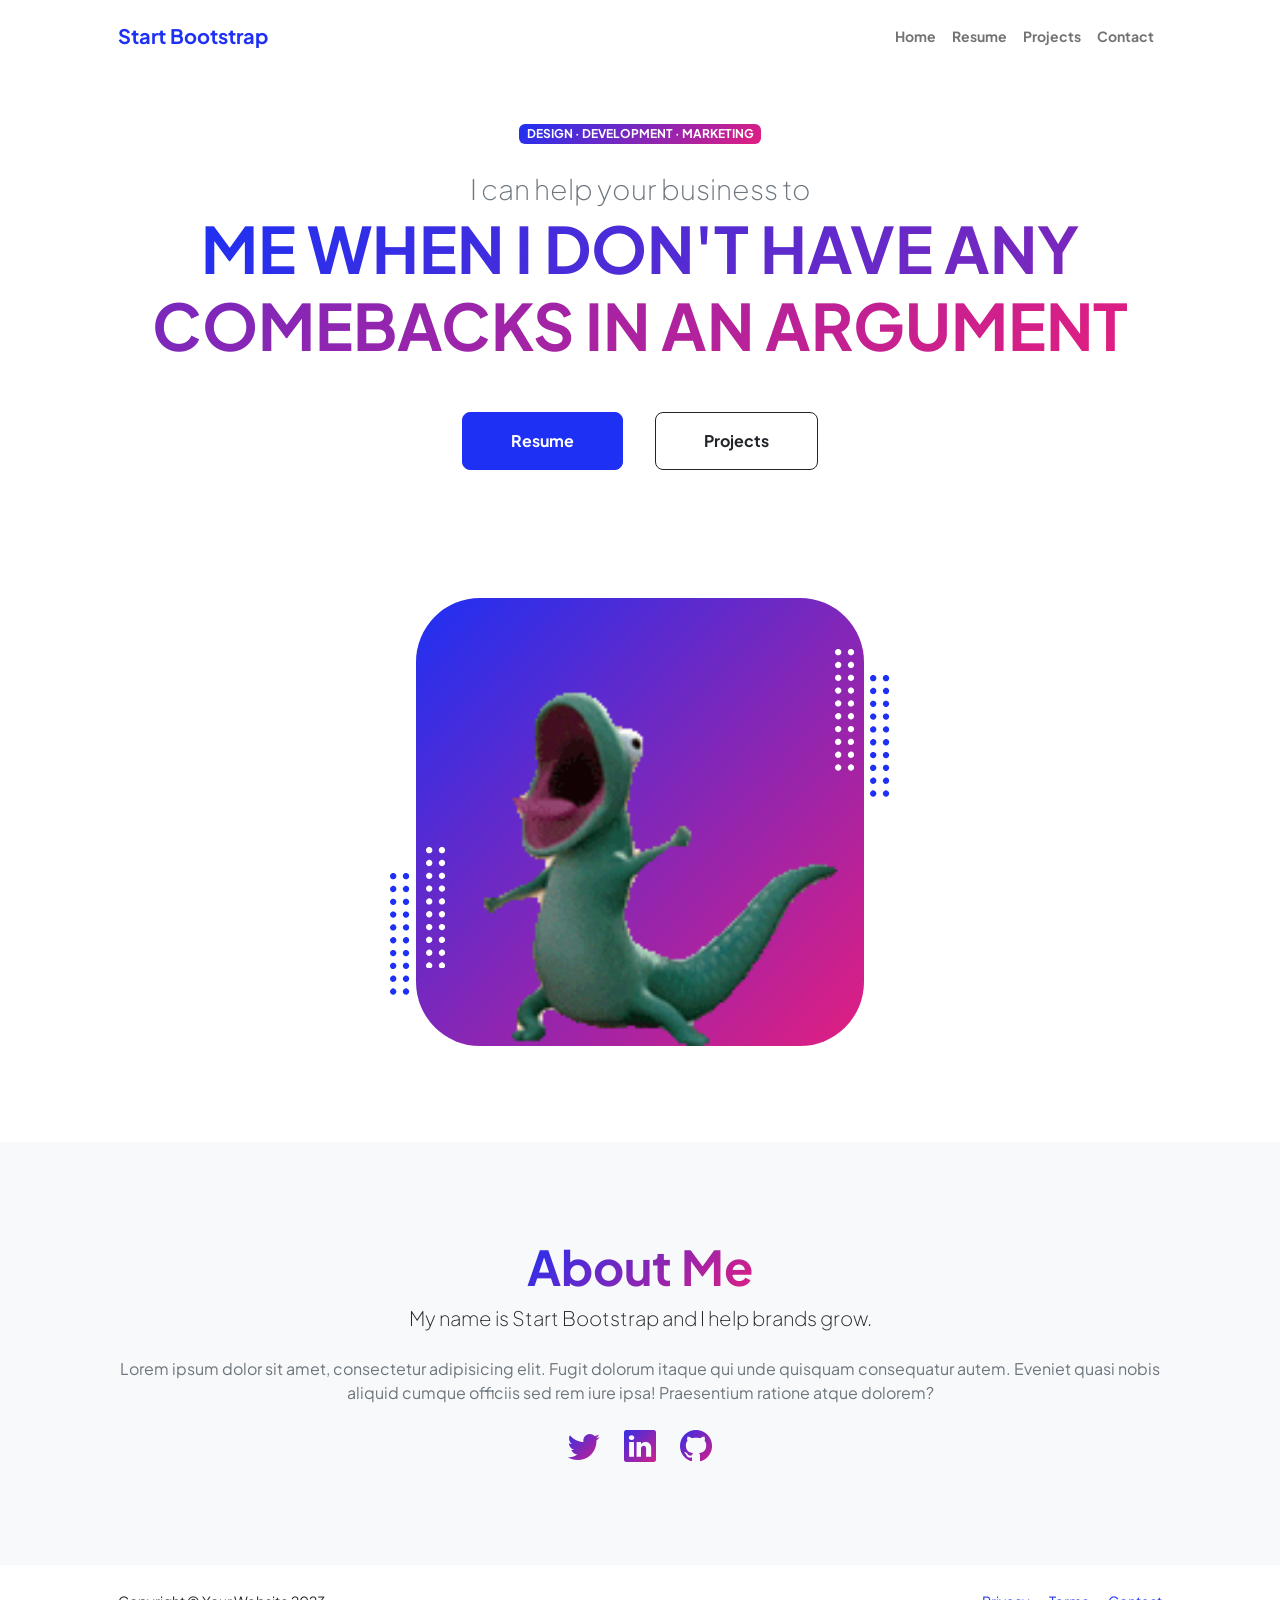
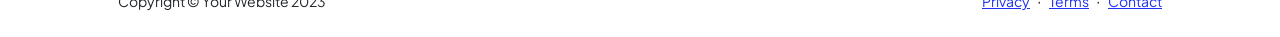
<file: index.html>
﻿<!DOCTYPE html>
<html lang="en">
    <head>
        <meta charset="utf-8" />
        <meta name="viewport" content="width=device-width, initial-scale=1, shrink-to-fit=no" />
        <meta name="description" content="" />
        <meta name="author" content="" />
        <title>Personal - Start Bootstrap Theme</title>
        <!-- Favicon-->
        <link rel="icon" type="image/x-icon" href="assets/favicon.ico" />
        <!-- Custom Google font-->
        <link rel="preconnect" href="https://fonts.googleapis.com" />
        <link rel="preconnect" href="https://fonts.gstatic.com" crossorigin />
        <link href="https://fonts.googleapis.com/css2?family=Plus+Jakarta+Sans:wght@100;200;300;400;500;600;700;800;900&amp;display=swap" rel="stylesheet" />
        <!-- Bootstrap icons-->
        <link href="https://cdn.jsdelivr.net/npm/bootstrap-icons@1.8.1/font/bootstrap-icons.css" rel="stylesheet" />
        <!-- Core theme CSS (includes Bootstrap)-->
        <link href="css/styles.css" rel="stylesheet" />
    </head>
    <body class="d-flex flex-column h-100">
        <main class="flex-shrink-0">
            <!-- Navigation-->
            <nav class="navbar navbar-expand-lg navbar-light bg-white py-3">
                <div class="container px-5">
                    <a class="navbar-brand" href="index.html"><span class="fw-bolder text-primary">Start Bootstrap</span></a>
                    <button class="navbar-toggler" type="button" data-bs-toggle="collapse" data-bs-target="#navbarSupportedContent" aria-controls="navbarSupportedContent" aria-expanded="false" aria-label="Toggle navigation"><span class="navbar-toggler-icon"></span></button>
                    <div class="collapse navbar-collapse" id="navbarSupportedContent">
                        <ul class="navbar-nav ms-auto mb-2 mb-lg-0 small fw-bolder">
                            <li class="nav-item"><a class="nav-link" href="index.html">Home</a></li>
                            <li class="nav-item"><a class="nav-link" href="resume.html">Resume</a></li>
                            <li class="nav-item"><a class="nav-link" href="projects.html">Projects</a></li>
                            <li class="nav-item"><a class="nav-link" href="contact.html">Contact</a></li>
                        </ul>
                    </div>
                </div>
            </nav>
            <!-- Header-->
            <header class="py-5">
                <div class="container px-5 pb-5">
                    <div class="row gx-5 align-items-center">
                        <div class="col-xxl-5">
                            <!-- Header text content-->
                            <div class="text-center text-xxl-start">
                                <div class="badge bg-gradient-primary-to-secondary text-white mb-4"><div class="text-uppercase">Design &middot; Development &middot; Marketing</div></div>
                                <div class="fs-3 fw-light text-muted">I can help your business to</div>
                                <h1 class="display-3 fw-bolder mb-5"><span class="text-gradient d-inline">ME WHEN I DON'T HAVE ANY COMEBACKS IN AN ARGUMENT</span></h1>
                                <div class="d-grid gap-3 d-sm-flex justify-content-sm-center justify-content-xxl-start mb-3">
                                    <a class="btn btn-primary btn-lg px-5 py-3 me-sm-3 fs-6 fw-bolder" href="resume.html">Resume</a>
                                    <a class="btn btn-outline-dark btn-lg px-5 py-3 fs-6 fw-bolder" href="projects.html">Projects</a>
                                </div>
                            </div>
                        </div>
                        <div class="col-xxl-7">
                            <!-- Header profile picture-->
                            <div class="d-flex justify-content-center mt-5 mt-xxl-0">
                                <div class="profile bg-gradient-primary-to-secondary">
                                    <!-- TIP: For best results, use a photo with a transparent background like the demo example below-->
                                    <!-- Watch a tutorial on how to do this on YouTube (link)-->
                                    <img class="profile-img" src="assets/profile.gif" alt="..." />
                                    <div class="dots-1">
                                        <!-- SVG Dots-->
                                        <svg version="1.1" xmlns="http://www.w3.org/2000/svg" xmlns:xlink="http://www.w3.org/1999/xlink" x="0px" y="0px" viewBox="0 0 191.6 1215.4" style="enable-background: new 0 0 191.6 1215.4" xml:space="preserve">
                                            <g transform="translate(0.000000,1280.000000) scale(0.100000,-0.100000)">
                                                <path d="M227.7,12788.6c-105-35-200-141-222-248c-43-206,163-412,369-369c155,32,275,190,260,339c-11,105-90,213-190,262        C383.7,12801.6,289.7,12808.6,227.7,12788.6z"></path>
                                                <path d="M1507.7,12788.6c-151-50-253-216-222-362c25-119,136-230,254-255c194-41,395,142,375,339c-11,105-90,213-190,262        C1663.7,12801.6,1569.7,12808.6,1507.7,12788.6z"></path>
                                                <path d="M227.7,11508.6c-105-35-200-141-222-248c-43-206,163-412,369-369c155,32,275,190,260,339c-11,105-90,213-190,262        C383.7,11521.6,289.7,11528.6,227.7,11508.6z"></path>
                                                <path d="M1507.7,11508.6c-151-50-253-216-222-362c25-119,136-230,254-255c194-41,395,142,375,339c-11,105-90,213-190,262        C1663.7,11521.6,1569.7,11528.6,1507.7,11508.6z"></path>
                                                <path d="M227.7,10228.6c-105-35-200-141-222-248c-43-206,163-412,369-369c155,32,275,190,260,339c-11,105-90,213-190,262        C383.7,10241.6,289.7,10248.6,227.7,10228.6z"></path>
                                                <path d="M1507.7,10228.6c-105-35-200-141-222-248c-43-206,163-412,369-369c155,32,275,190,260,339c-11,105-90,213-190,262        C1663.7,10241.6,1569.7,10248.6,1507.7,10228.6z"></path>
                                                <path d="M227.7,8948.6c-105-35-200-141-222-248c-43-206,163-412,369-369c155,32,275,190,260,339c-11,105-90,213-190,262        C383.7,8961.6,289.7,8968.6,227.7,8948.6z"></path>
                                                <path d="M1507.7,8948.6c-105-35-200-141-222-248c-43-206,163-412,369-369c155,32,275,190,260,339c-11,105-90,213-190,262        C1663.7,8961.6,1569.7,8968.6,1507.7,8948.6z"></path>
                                                <path d="M227.7,7668.6c-105-35-200-141-222-248c-43-206,163-412,369-369c155,32,275,190,260,339c-11,105-90,213-190,262        C383.7,7681.6,289.7,7688.6,227.7,7668.6z"></path>
                                                <path d="M1507.7,7668.6c-105-35-200-141-222-248c-43-206,163-412,369-369c155,32,275,190,260,339c-11,105-90,213-190,262        C1663.7,7681.6,1569.7,7688.6,1507.7,7668.6z"></path>
                                                <path d="M227.7,6388.6c-105-35-200-141-222-248c-43-206,163-412,369-369c155,32,275,190,260,339c-11,105-90,213-190,262        C383.7,6401.6,289.7,6408.6,227.7,6388.6z"></path>
                                                <path d="M1507.7,6388.6c-105-35-200-141-222-248c-43-206,163-412,369-369c155,32,275,190,260,339c-11,105-90,213-190,262        C1663.7,6401.6,1569.7,6408.6,1507.7,6388.6z"></path>
                                                <path d="M227.7,5108.6c-105-35-200-141-222-248c-43-206,163-412,369-369c155,32,275,190,260,339c-11,105-90,213-190,262        C383.7,5121.6,289.7,5128.6,227.7,5108.6z"></path>
                                                <path d="M1507.7,5108.6c-105-35-200-141-222-248c-43-206,163-412,369-369c155,32,275,190,260,339c-11,105-90,213-190,262        C1663.7,5121.6,1569.7,5128.6,1507.7,5108.6z"></path>
                                                <path d="M227.7,3828.6c-105-35-200-141-222-248c-43-206,163-412,369-369c155,32,275,190,260,339c-11,105-90,213-190,262        C383.7,3841.6,289.7,3848.6,227.7,3828.6z"></path>
                                                <path d="M1507.7,3828.6c-105-35-200-141-222-248c-43-206,163-412,369-369c155,32,275,190,260,339c-11,105-90,213-190,262        C1663.7,3841.6,1569.7,3848.6,1507.7,3828.6z"></path>
                                                <path d="M227.7,2548.6c-105-35-200-141-222-248c-43-206,163-412,369-369c155,32,275,190,260,339c-11,105-90,213-190,262        C383.7,2561.6,289.7,2568.6,227.7,2548.6z"></path>
                                                <path d="M1507.7,2548.6c-105-35-200-141-222-248c-43-206,163-412,369-369c155,32,275,190,260,339c-11,105-90,213-190,262        C1663.7,2561.6,1569.7,2568.6,1507.7,2548.6z"></path>
                                                <path d="M227.7,1268.6c-105-35-200-141-222-248c-43-206,163-412,369-369c155,32,275,190,260,339c-11,105-90,213-190,262        C383.7,1281.6,289.7,1288.6,227.7,1268.6z"></path>
                                                <path d="M1507.7,1268.6c-105-35-200-141-222-248c-43-206,163-412,369-369c155,32,275,190,260,339c-11,105-90,213-190,262        C1663.7,1281.6,1569.7,1288.6,1507.7,1268.6z"></path>
                                            </g>
                                        </svg>
                                        <!-- END of SVG dots-->
                                    </div>
                                    <div class="dots-2">
                                        <!-- SVG Dots-->
                                        <svg version="1.1" xmlns="http://www.w3.org/2000/svg" xmlns:xlink="http://www.w3.org/1999/xlink" x="0px" y="0px" viewBox="0 0 191.6 1215.4" style="enable-background: new 0 0 191.6 1215.4" xml:space="preserve">
                                            <g transform="translate(0.000000,1280.000000) scale(0.100000,-0.100000)">
                                                <path d="M227.7,12788.6c-105-35-200-141-222-248c-43-206,163-412,369-369c155,32,275,190,260,339c-11,105-90,213-190,262        C383.7,12801.6,289.7,12808.6,227.7,12788.6z"></path>
                                                <path d="M1507.7,12788.6c-151-50-253-216-222-362c25-119,136-230,254-255c194-41,395,142,375,339c-11,105-90,213-190,262        C1663.7,12801.6,1569.7,12808.6,1507.7,12788.6z"></path>
                                                <path d="M227.7,11508.6c-105-35-200-141-222-248c-43-206,163-412,369-369c155,32,275,190,260,339c-11,105-90,213-190,262        C383.7,11521.6,289.7,11528.6,227.7,11508.6z"></path>
                                                <path d="M1507.7,11508.6c-151-50-253-216-222-362c25-119,136-230,254-255c194-41,395,142,375,339c-11,105-90,213-190,262        C1663.7,11521.6,1569.7,11528.6,1507.7,11508.6z"></path>
                                                <path d="M227.7,10228.6c-105-35-200-141-222-248c-43-206,163-412,369-369c155,32,275,190,260,339c-11,105-90,213-190,262        C383.7,10241.6,289.7,10248.6,227.7,10228.6z"></path>
                                                <path d="M1507.7,10228.6c-105-35-200-141-222-248c-43-206,163-412,369-369c155,32,275,190,260,339c-11,105-90,213-190,262        C1663.7,10241.6,1569.7,10248.6,1507.7,10228.6z"></path>
                                                <path d="M227.7,8948.6c-105-35-200-141-222-248c-43-206,163-412,369-369c155,32,275,190,260,339c-11,105-90,213-190,262        C383.7,8961.6,289.7,8968.6,227.7,8948.6z"></path>
                                                <path d="M1507.7,8948.6c-105-35-200-141-222-248c-43-206,163-412,369-369c155,32,275,190,260,339c-11,105-90,213-190,262        C1663.7,8961.6,1569.7,8968.6,1507.7,8948.6z"></path>
                                                <path d="M227.7,7668.6c-105-35-200-141-222-248c-43-206,163-412,369-369c155,32,275,190,260,339c-11,105-90,213-190,262        C383.7,7681.6,289.7,7688.6,227.7,7668.6z"></path>
                                                <path d="M1507.7,7668.6c-105-35-200-141-222-248c-43-206,163-412,369-369c155,32,275,190,260,339c-11,105-90,213-190,262        C1663.7,7681.6,1569.7,7688.6,1507.7,7668.6z"></path>
                                                <path d="M227.7,6388.6c-105-35-200-141-222-248c-43-206,163-412,369-369c155,32,275,190,260,339c-11,105-90,213-190,262        C383.7,6401.6,289.7,6408.6,227.7,6388.6z"></path>
                                                <path d="M1507.7,6388.6c-105-35-200-141-222-248c-43-206,163-412,369-369c155,32,275,190,260,339c-11,105-90,213-190,262        C1663.7,6401.6,1569.7,6408.6,1507.7,6388.6z"></path>
                                                <path d="M227.7,5108.6c-105-35-200-141-222-248c-43-206,163-412,369-369c155,32,275,190,260,339c-11,105-90,213-190,262        C383.7,5121.6,289.7,5128.6,227.7,5108.6z"></path>
                                                <path d="M1507.7,5108.6c-105-35-200-141-222-248c-43-206,163-412,369-369c155,32,275,190,260,339c-11,105-90,213-190,262        C1663.7,5121.6,1569.7,5128.6,1507.7,5108.6z"></path>
                                                <path d="M227.7,3828.6c-105-35-200-141-222-248c-43-206,163-412,369-369c155,32,275,190,260,339c-11,105-90,213-190,262        C383.7,3841.6,289.7,3848.6,227.7,3828.6z"></path>
                                                <path d="M1507.7,3828.6c-105-35-200-141-222-248c-43-206,163-412,369-369c155,32,275,190,260,339c-11,105-90,213-190,262        C1663.7,3841.6,1569.7,3848.6,1507.7,3828.6z"></path>
                                                <path d="M227.7,2548.6c-105-35-200-141-222-248c-43-206,163-412,369-369c155,32,275,190,260,339c-11,105-90,213-190,262        C383.7,2561.6,289.7,2568.6,227.7,2548.6z"></path>
                                                <path d="M1507.7,2548.6c-105-35-200-141-222-248c-43-206,163-412,369-369c155,32,275,190,260,339c-11,105-90,213-190,262        C1663.7,2561.6,1569.7,2568.6,1507.7,2548.6z"></path>
                                                <path d="M227.7,1268.6c-105-35-200-141-222-248c-43-206,163-412,369-369c155,32,275,190,260,339c-11,105-90,213-190,262        C383.7,1281.6,289.7,1288.6,227.7,1268.6z"></path>
                                                <path d="M1507.7,1268.6c-105-35-200-141-222-248c-43-206,163-412,369-369c155,32,275,190,260,339c-11,105-90,213-190,262        C1663.7,1281.6,1569.7,1288.6,1507.7,1268.6z"></path>
                                            </g>
                                        </svg>
                                        <!-- END of SVG dots-->
                                    </div>
                                    <div class="dots-3">
                                        <!-- SVG Dots-->
                                        <svg version="1.1" xmlns="http://www.w3.org/2000/svg" xmlns:xlink="http://www.w3.org/1999/xlink" x="0px" y="0px" viewBox="0 0 191.6 1215.4" style="enable-background: new 0 0 191.6 1215.4" xml:space="preserve">
                                            <g transform="translate(0.000000,1280.000000) scale(0.100000,-0.100000)">
                                                <path d="M227.7,12788.6c-105-35-200-141-222-248c-43-206,163-412,369-369c155,32,275,190,260,339c-11,105-90,213-190,262        C383.7,12801.6,289.7,12808.6,227.7,12788.6z"></path>
                                                <path d="M1507.7,12788.6c-151-50-253-216-222-362c25-119,136-230,254-255c194-41,395,142,375,339c-11,105-90,213-190,262        C1663.7,12801.6,1569.7,12808.6,1507.7,12788.6z"></path>
                                                <path d="M227.7,11508.6c-105-35-200-141-222-248c-43-206,163-412,369-369c155,32,275,190,260,339c-11,105-90,213-190,262        C383.7,11521.6,289.7,11528.6,227.7,11508.6z"></path>
                                                <path d="M1507.7,11508.6c-151-50-253-216-222-362c25-119,136-230,254-255c194-41,395,142,375,339c-11,105-90,213-190,262        C1663.7,11521.6,1569.7,11528.6,1507.7,11508.6z"></path>
                                                <path d="M227.7,10228.6c-105-35-200-141-222-248c-43-206,163-412,369-369c155,32,275,190,260,339c-11,105-90,213-190,262        C383.7,10241.6,289.7,10248.6,227.7,10228.6z"></path>
                                                <path d="M1507.7,10228.6c-105-35-200-141-222-248c-43-206,163-412,369-369c155,32,275,190,260,339c-11,105-90,213-190,262        C1663.7,10241.6,1569.7,10248.6,1507.7,10228.6z"></path>
                                                <path d="M227.7,8948.6c-105-35-200-141-222-248c-43-206,163-412,369-369c155,32,275,190,260,339c-11,105-90,213-190,262        C383.7,8961.6,289.7,8968.6,227.7,8948.6z"></path>
                                                <path d="M1507.7,8948.6c-105-35-200-141-222-248c-43-206,163-412,369-369c155,32,275,190,260,339c-11,105-90,213-190,262        C1663.7,8961.6,1569.7,8968.6,1507.7,8948.6z"></path>
                                                <path d="M227.7,7668.6c-105-35-200-141-222-248c-43-206,163-412,369-369c155,32,275,190,260,339c-11,105-90,213-190,262        C383.7,7681.6,289.7,7688.6,227.7,7668.6z"></path>
                                                <path d="M1507.7,7668.6c-105-35-200-141-222-248c-43-206,163-412,369-369c155,32,275,190,260,339c-11,105-90,213-190,262        C1663.7,7681.6,1569.7,7688.6,1507.7,7668.6z"></path>
                                                <path d="M227.7,6388.6c-105-35-200-141-222-248c-43-206,163-412,369-369c155,32,275,190,260,339c-11,105-90,213-190,262        C383.7,6401.6,289.7,6408.6,227.7,6388.6z"></path>
                                                <path d="M1507.7,6388.6c-105-35-200-141-222-248c-43-206,163-412,369-369c155,32,275,190,260,339c-11,105-90,213-190,262        C1663.7,6401.6,1569.7,6408.6,1507.7,6388.6z"></path>
                                                <path d="M227.7,5108.6c-105-35-200-141-222-248c-43-206,163-412,369-369c155,32,275,190,260,339c-11,105-90,213-190,262        C383.7,5121.6,289.7,5128.6,227.7,5108.6z"></path>
                                                <path d="M1507.7,5108.6c-105-35-200-141-222-248c-43-206,163-412,369-369c155,32,275,190,260,339c-11,105-90,213-190,262        C1663.7,5121.6,1569.7,5128.6,1507.7,5108.6z"></path>
                                                <path d="M227.7,3828.6c-105-35-200-141-222-248c-43-206,163-412,369-369c155,32,275,190,260,339c-11,105-90,213-190,262        C383.7,3841.6,289.7,3848.6,227.7,3828.6z"></path>
                                                <path d="M1507.7,3828.6c-105-35-200-141-222-248c-43-206,163-412,369-369c155,32,275,190,260,339c-11,105-90,213-190,262        C1663.7,3841.6,1569.7,3848.6,1507.7,3828.6z"></path>
                                                <path d="M227.7,2548.6c-105-35-200-141-222-248c-43-206,163-412,369-369c155,32,275,190,260,339c-11,105-90,213-190,262        C383.7,2561.6,289.7,2568.6,227.7,2548.6z"></path>
                                                <path d="M1507.7,2548.6c-105-35-200-141-222-248c-43-206,163-412,369-369c155,32,275,190,260,339c-11,105-90,213-190,262        C1663.7,2561.6,1569.7,2568.6,1507.7,2548.6z"></path>
                                                <path d="M227.7,1268.6c-105-35-200-141-222-248c-43-206,163-412,369-369c155,32,275,190,260,339c-11,105-90,213-190,262        C383.7,1281.6,289.7,1288.6,227.7,1268.6z"></path>
                                                <path d="M1507.7,1268.6c-105-35-200-141-222-248c-43-206,163-412,369-369c155,32,275,190,260,339c-11,105-90,213-190,262        C1663.7,1281.6,1569.7,1288.6,1507.7,1268.6z"></path>
                                            </g>
                                        </svg>
                                        <!-- END of SVG dots-->
                                    </div>
                                    <div class="dots-4">
                                        <!-- SVG Dots-->
                                        <svg version="1.1" xmlns="http://www.w3.org/2000/svg" xmlns:xlink="http://www.w3.org/1999/xlink" x="0px" y="0px" viewBox="0 0 191.6 1215.4" style="enable-background: new 0 0 191.6 1215.4" xml:space="preserve">
                                            <g transform="translate(0.000000,1280.000000) scale(0.100000,-0.100000)">
                                                <path d="M227.7,12788.6c-105-35-200-141-222-248c-43-206,163-412,369-369c155,32,275,190,260,339c-11,105-90,213-190,262        C383.7,12801.6,289.7,12808.6,227.7,12788.6z"></path>
                                                <path d="M1507.7,12788.6c-151-50-253-216-222-362c25-119,136-230,254-255c194-41,395,142,375,339c-11,105-90,213-190,262        C1663.7,12801.6,1569.7,12808.6,1507.7,12788.6z"></path>
                                                <path d="M227.7,11508.6c-105-35-200-141-222-248c-43-206,163-412,369-369c155,32,275,190,260,339c-11,105-90,213-190,262        C383.7,11521.6,289.7,11528.6,227.7,11508.6z"></path>
                                                <path d="M1507.7,11508.6c-151-50-253-216-222-362c25-119,136-230,254-255c194-41,395,142,375,339c-11,105-90,213-190,262        C1663.7,11521.6,1569.7,11528.6,1507.7,11508.6z"></path>
                                                <path d="M227.7,10228.6c-105-35-200-141-222-248c-43-206,163-412,369-369c155,32,275,190,260,339c-11,105-90,213-190,262        C383.7,10241.6,289.7,10248.6,227.7,10228.6z"></path>
                                                <path d="M1507.7,10228.6c-105-35-200-141-222-248c-43-206,163-412,369-369c155,32,275,190,260,339c-11,105-90,213-190,262        C1663.7,10241.6,1569.7,10248.6,1507.7,10228.6z"></path>
                                                <path d="M227.7,8948.6c-105-35-200-141-222-248c-43-206,163-412,369-369c155,32,275,190,260,339c-11,105-90,213-190,262        C383.7,8961.6,289.7,8968.6,227.7,8948.6z"></path>
                                                <path d="M1507.7,8948.6c-105-35-200-141-222-248c-43-206,163-412,369-369c155,32,275,190,260,339c-11,105-90,213-190,262        C1663.7,8961.6,1569.7,8968.6,1507.7,8948.6z"></path>
                                                <path d="M227.7,7668.6c-105-35-200-141-222-248c-43-206,163-412,369-369c155,32,275,190,260,339c-11,105-90,213-190,262        C383.7,7681.6,289.7,7688.6,227.7,7668.6z"></path>
                                                <path d="M1507.7,7668.6c-105-35-200-141-222-248c-43-206,163-412,369-369c155,32,275,190,260,339c-11,105-90,213-190,262        C1663.7,7681.6,1569.7,7688.6,1507.7,7668.6z"></path>
                                                <path d="M227.7,6388.6c-105-35-200-141-222-248c-43-206,163-412,369-369c155,32,275,190,260,339c-11,105-90,213-190,262        C383.7,6401.6,289.7,6408.6,227.7,6388.6z"></path>
                                                <path d="M1507.7,6388.6c-105-35-200-141-222-248c-43-206,163-412,369-369c155,32,275,190,260,339c-11,105-90,213-190,262        C1663.7,6401.6,1569.7,6408.6,1507.7,6388.6z"></path>
                                                <path d="M227.7,5108.6c-105-35-200-141-222-248c-43-206,163-412,369-369c155,32,275,190,260,339c-11,105-90,213-190,262        C383.7,5121.6,289.7,5128.6,227.7,5108.6z"></path>
                                                <path d="M1507.7,5108.6c-105-35-200-141-222-248c-43-206,163-412,369-369c155,32,275,190,260,339c-11,105-90,213-190,262        C1663.7,5121.6,1569.7,5128.6,1507.7,5108.6z"></path>
                                                <path d="M227.7,3828.6c-105-35-200-141-222-248c-43-206,163-412,369-369c155,32,275,190,260,339c-11,105-90,213-190,262        C383.7,3841.6,289.7,3848.6,227.7,3828.6z"></path>
                                                <path d="M1507.7,3828.6c-105-35-200-141-222-248c-43-206,163-412,369-369c155,32,275,190,260,339c-11,105-90,213-190,262        C1663.7,3841.6,1569.7,3848.6,1507.7,3828.6z"></path>
                                                <path d="M227.7,2548.6c-105-35-200-141-222-248c-43-206,163-412,369-369c155,32,275,190,260,339c-11,105-90,213-190,262        C383.7,2561.6,289.7,2568.6,227.7,2548.6z"></path>
                                                <path d="M1507.7,2548.6c-105-35-200-141-222-248c-43-206,163-412,369-369c155,32,275,190,260,339c-11,105-90,213-190,262        C1663.7,2561.6,1569.7,2568.6,1507.7,2548.6z"></path>
                                                <path d="M227.7,1268.6c-105-35-200-141-222-248c-43-206,163-412,369-369c155,32,275,190,260,339c-11,105-90,213-190,262        C383.7,1281.6,289.7,1288.6,227.7,1268.6z"></path>
                                                <path d="M1507.7,1268.6c-105-35-200-141-222-248c-43-206,163-412,369-369c155,32,275,190,260,339c-11,105-90,213-190,262        C1663.7,1281.6,1569.7,1288.6,1507.7,1268.6z"></path>
                                            </g>
                                        </svg>
                                        <!-- END of SVG dots-->
                                    </div>
                                </div>
                            </div>
                        </div>
                    </div>
                </div>
            </header>
            <!-- About Section-->
            <section class="bg-light py-5">
                <div class="container px-5">
                    <div class="row gx-5 justify-content-center">
                        <div class="col-xxl-8">
                            <div class="text-center my-5">
                                <h2 class="display-5 fw-bolder"><span class="text-gradient d-inline">About Me</span></h2>
                                <p class="lead fw-light mb-4">My name is Start Bootstrap and I help brands grow.</p>
                                <p class="text-muted">Lorem ipsum dolor sit amet, consectetur adipisicing elit. Fugit dolorum itaque qui unde quisquam consequatur autem. Eveniet quasi nobis aliquid cumque officiis sed rem iure ipsa! Praesentium ratione atque dolorem?</p>
                                <div class="d-flex justify-content-center fs-2 gap-4">
                                    <a class="text-gradient" href="#!"><i class="bi bi-twitter"></i></a>
                                    <a class="text-gradient" href="#!"><i class="bi bi-linkedin"></i></a>
                                    <a class="text-gradient" href="#!"><i class="bi bi-github"></i></a>
                                </div>
                            </div>
                        </div>
                    </div>
                </div>
            </section>
        </main>
        <!-- Footer-->
        <footer class="bg-white py-4 mt-auto">
            <div class="container px-5">
                <div class="row align-items-center justify-content-between flex-column flex-sm-row">
                    <div class="col-auto"><div class="small m-0">Copyright &copy; Your Website 2023</div></div>
                    <div class="col-auto">
                        <a class="small" href="#!">Privacy</a>
                        <span class="mx-1">&middot;</span>
                        <a class="small" href="#!">Terms</a>
                        <span class="mx-1">&middot;</span>
                        <a class="small" href="#!">Contact</a>
                    </div>
                </div>
            </div>
        </footer>
        <!-- Bootstrap core JS-->
        <script src="https://cdn.jsdelivr.net/npm/bootstrap@5.2.3/dist/js/bootstrap.bundle.min.js"></script>
        <!-- Core theme JS-->
        <script src="js/scripts.js"></script>
    </body>
</html>
</file>
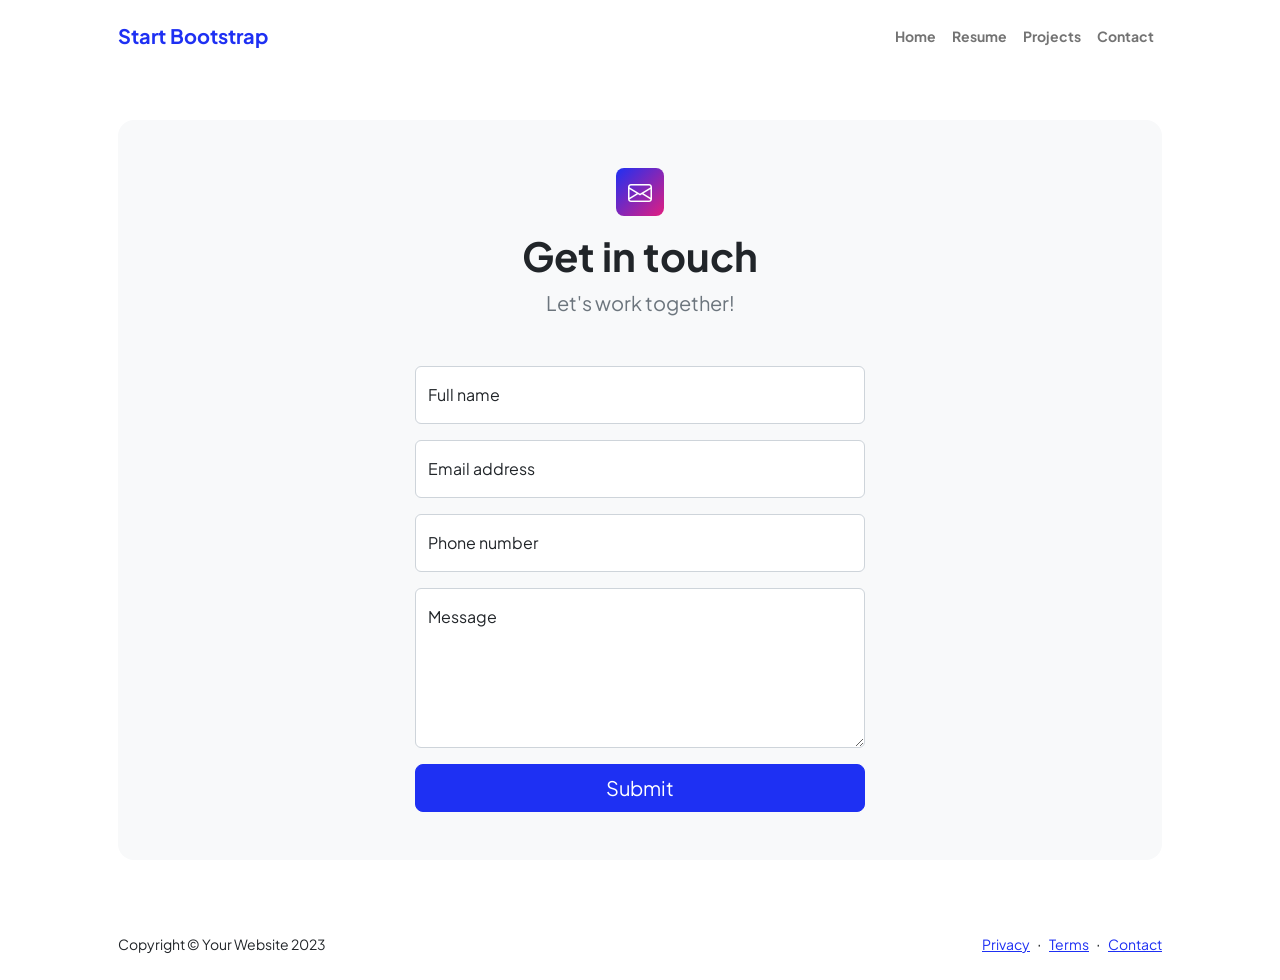
<file: contact.html>
<!DOCTYPE html>
<html lang="en">
    <head>
        <meta charset="utf-8" />
        <meta name="viewport" content="width=device-width, initial-scale=1, shrink-to-fit=no" />
        <meta name="description" content />
        <meta name="author" content />
        <title>Modern Business - Start Bootstrap Template</title>
        <!-- Favicon-->
        <link rel="icon" type="image/x-icon" href="assets/favicon.ico" />
        <!-- Custom Google font-->
        <link rel="preconnect" href="https://fonts.googleapis.com" />
        <link rel="preconnect" href="https://fonts.gstatic.com" crossorigin />
        <link href="https://fonts.googleapis.com/css2?family=Plus+Jakarta+Sans:wght@100;200;300;400;500;600;700;800;900&amp;display=swap" rel="stylesheet" />
        <!-- Bootstrap icons-->
        <link href="https://cdn.jsdelivr.net/npm/bootstrap-icons@1.8.1/font/bootstrap-icons.css" rel="stylesheet" />
        <!-- Core theme CSS (includes Bootstrap)-->
        <link href="css/styles.css" rel="stylesheet" />
    </head>
    <body class="d-flex flex-column">
        <main class="flex-shrink-0">
            <!-- Navigation-->
            <nav class="navbar navbar-expand-lg navbar-light bg-white py-3">
                <div class="container px-5">
                    <a class="navbar-brand" href="index.html"><span class="fw-bolder text-primary">Start Bootstrap</span></a>
                    <button class="navbar-toggler" type="button" data-bs-toggle="collapse" data-bs-target="#navbarSupportedContent" aria-controls="navbarSupportedContent" aria-expanded="false" aria-label="Toggle navigation"><span class="navbar-toggler-icon"></span></button>
                    <div class="collapse navbar-collapse" id="navbarSupportedContent">
                        <ul class="navbar-nav ms-auto mb-2 mb-lg-0 small fw-bolder">
                            <li class="nav-item"><a class="nav-link" href="index.html">Home</a></li>
                            <li class="nav-item"><a class="nav-link" href="resume.html">Resume</a></li>
                            <li class="nav-item"><a class="nav-link" href="projects.html">Projects</a></li>
                            <li class="nav-item"><a class="nav-link" href="contact.html">Contact</a></li>
                        </ul>
                    </div>
                </div>
            </nav>
            <!-- Page content-->
            <section class="py-5">
                <div class="container px-5">
                    <!-- Contact form-->
                    <div class="bg-light rounded-4 py-5 px-4 px-md-5">
                        <div class="text-center mb-5">
                            <div class="feature bg-primary bg-gradient-primary-to-secondary text-white rounded-3 mb-3"><i class="bi bi-envelope"></i></div>
                            <h1 class="fw-bolder">Get in touch</h1>
                            <p class="lead fw-normal text-muted mb-0">Let's work together!</p>
                        </div>
                        <div class="row gx-5 justify-content-center">
                            <div class="col-lg-8 col-xl-6">
                                <!-- * * * * * * * * * * * * * * *-->
                                <!-- * * SB Forms Contact Form * *-->
                                <!-- * * * * * * * * * * * * * * *-->
                                <!-- This form is pre-integrated with SB Forms.-->
                                <!-- To make this form functional, sign up at-->
                                <!-- https://startbootstrap.com/solution/contact-forms-->
                                <!-- to get an API token!-->
                                <!-- Contact Form (Powered by Formspree) -->
                                <!-- TODO: Replace 'YOUR_FORMSPREE_ID' with your actual Formspree ID after signing up at https://formspree.io/ -->
                                <form id="contactForm" action="https://formspree.io/f/xbdzqlvj" method="POST">
                                    <!-- Name input-->
                                    <div class="form-floating mb-3">
                                        <input class="form-control" id="name" name="name" type="text" placeholder="Enter your name..." required />
                                        <label for="name">Full name</label>
                                    </div>
                                    <!-- Email address input-->
                                    <div class="form-floating mb-3">
                                        <input class="form-control" id="email" name="email" type="email" placeholder="name@example.com" required />
                                        <label for="email">Email address</label>
                                    </div>
                                    <!-- Phone number input-->
                                    <div class="form-floating mb-3">
                                        <input class="form-control" id="phone" name="phone" type="tel" placeholder="(123) 456-7890" required />
                                        <label for="phone">Phone number</label>
                                    </div>
                                    <!-- Message input-->
                                    <div class="form-floating mb-3">
                                        <textarea class="form-control" id="message" name="message" type="text" placeholder="Enter your message here..." style="height: 10rem" required></textarea>
                                        <label for="message">Message</label>
                                    </div>
                                    
                                    <!-- Submit success message (Visible after Formspree redirect or via JS) -->
                                    <div class="d-none" id="submitSuccessMessage">
                                        <div class="text-center mb-3">
                                            <div class="fw-bolder">Form submission successful!</div>
                                            Thank you for contacting me.
                                        </div>
                                    </div>
                                    <!-- Submit error message -->
                                    <div class="d-none" id="submitErrorMessage">
                                        <div class="text-center text-danger mb-3">Error sending message! Please check your Formspree ID.</div>
                                    </div>

                                    <!-- Submit Button-->
                                    <div class="d-grid"><button class="btn btn-primary btn-lg" id="submitButton" type="submit">Submit</button></div>
                                </form>
                            </div>
                        </div>
                    </div>
                </div>
            </section>
        </main>
        <!-- Footer-->
        <footer class="bg-white py-4 mt-auto">
            <div class="container px-5">
                <div class="row align-items-center justify-content-between flex-column flex-sm-row">
                    <div class="col-auto"><div class="small m-0">Copyright &copy; Your Website 2023</div></div>
                    <div class="col-auto">
                        <a class="small" href="#!">Privacy</a>
                        <span class="mx-1">&middot;</span>
                        <a class="small" href="#!">Terms</a>
                        <span class="mx-1">&middot;</span>
                        <a class="small" href="#!">Contact</a>
                    </div>
                </div>
            </div>
        </footer>
        <!-- Bootstrap core JS-->
        <script src="https://cdn.jsdelivr.net/npm/bootstrap@5.2.3/dist/js/bootstrap.bundle.min.js"></script>
        <!-- Core theme JS-->
        <script src="js/scripts.js"></script>
    </body>
</html>
</file>
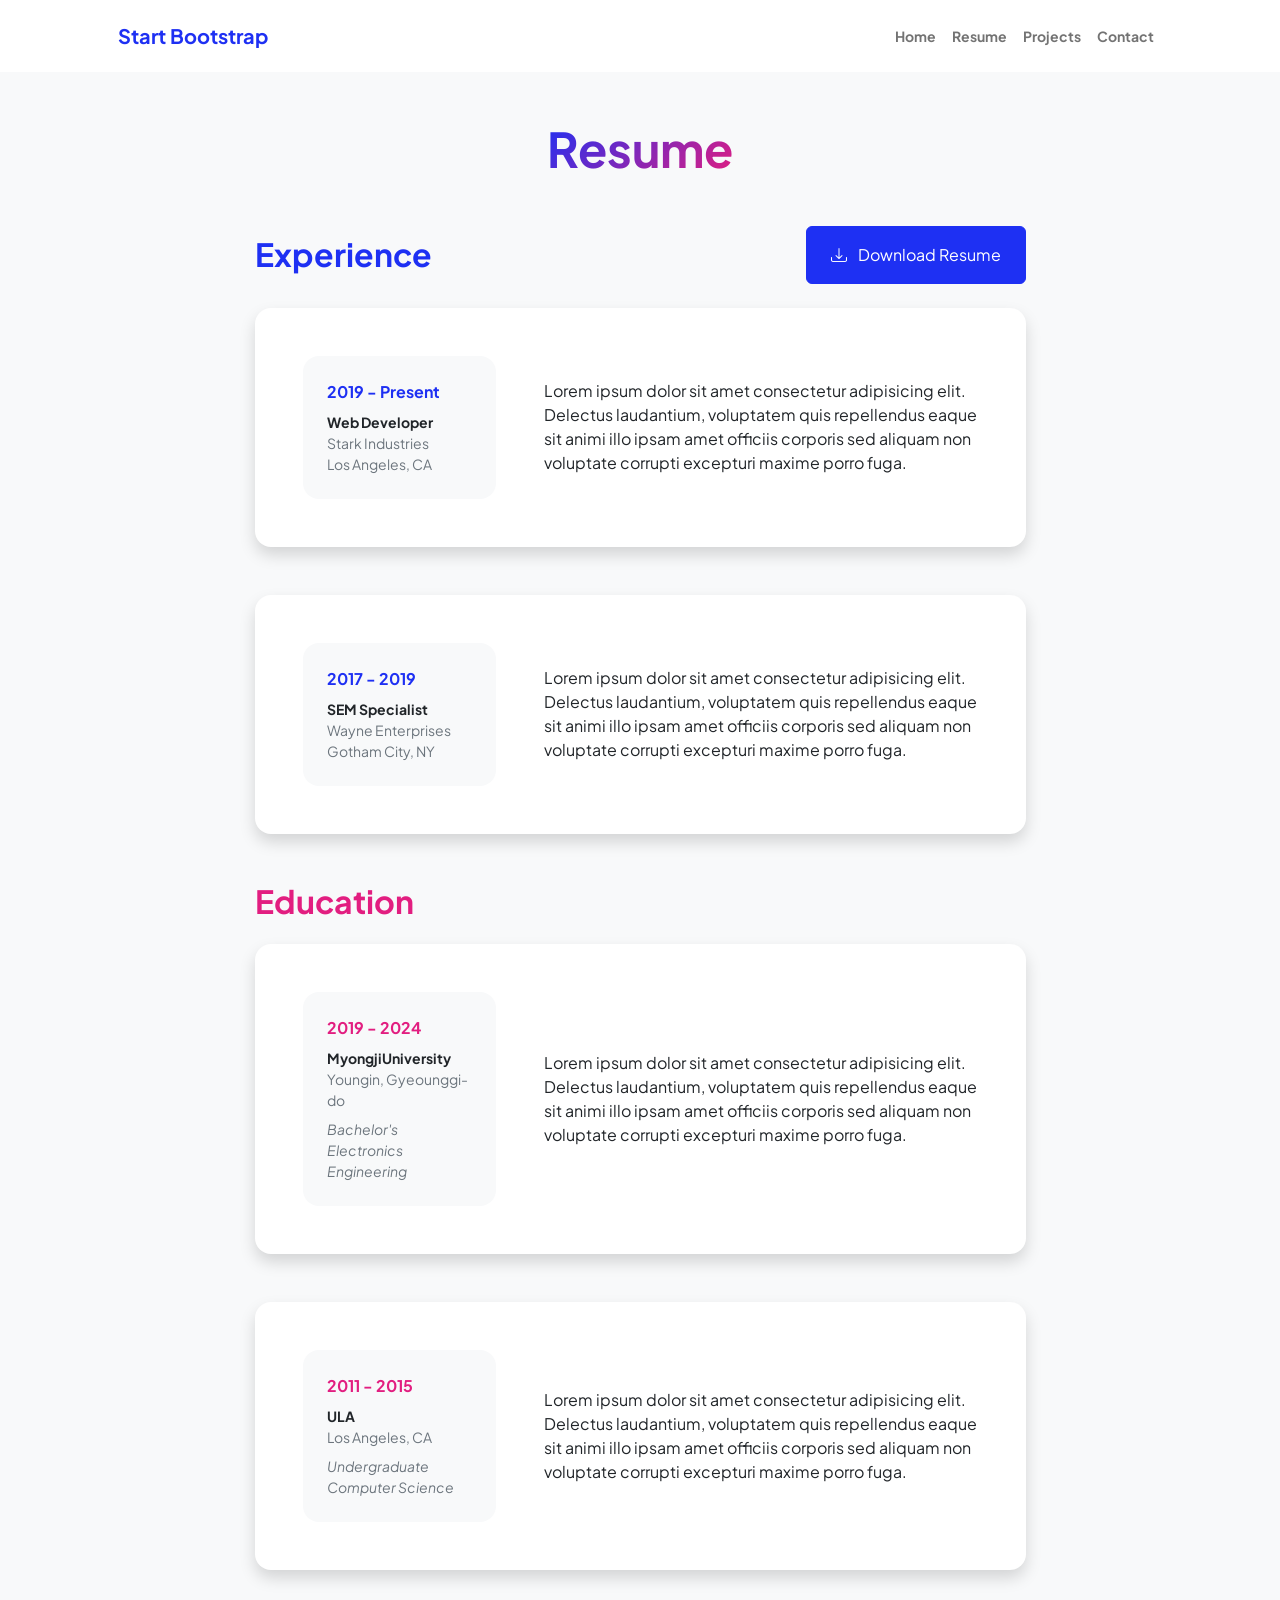
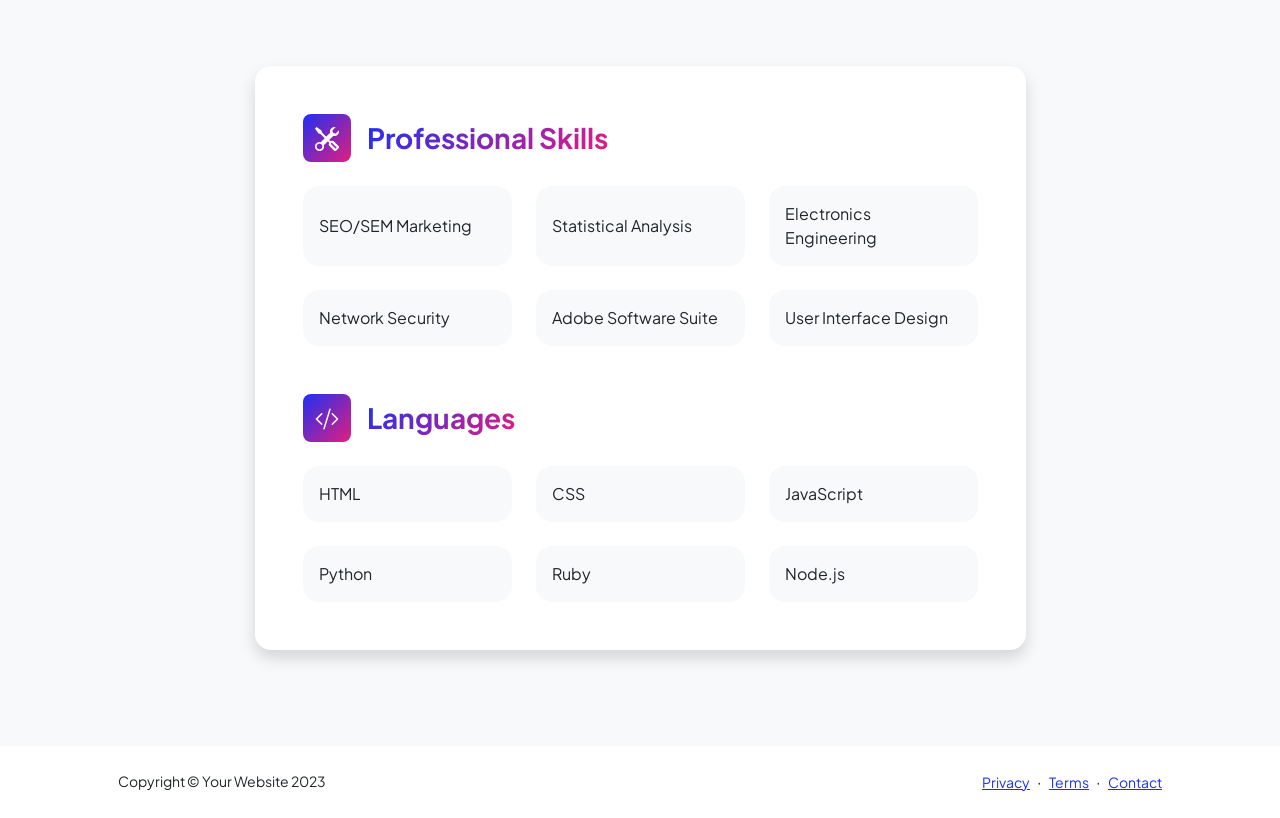
<file: resume.html>
﻿<!DOCTYPE html>
<html lang="en">
    <head>
        <meta charset="utf-8" />
        <meta name="viewport" content="width=device-width, initial-scale=1, shrink-to-fit=no" />
        <meta name="description" content="" />
        <meta name="author" content="" />
        <title>Personal - Start Bootstrap Template</title>
        <!-- Favicon-->
        <link rel="icon" type="image/x-icon" href="assets/favicon.ico" />
        <!-- Custom Google font-->
        <link rel="preconnect" href="https://fonts.googleapis.com" />
        <link rel="preconnect" href="https://fonts.gstatic.com" crossorigin />
        <link href="https://fonts.googleapis.com/css2?family=Plus+Jakarta+Sans:wght@100;200;300;400;500;600;700;800;900&amp;display=swap" rel="stylesheet" />
        <!-- Bootstrap icons-->
        <link href="https://cdn.jsdelivr.net/npm/bootstrap-icons@1.8.1/font/bootstrap-icons.css" rel="stylesheet" />
        <!-- Core theme CSS (includes Bootstrap)-->
        <link href="css/styles.css" rel="stylesheet" />
    </head>
    <body class="d-flex flex-column h-100 bg-light">
        <main class="flex-shrink-0">
            <!-- Navigation-->
            <nav class="navbar navbar-expand-lg navbar-light bg-white py-3">
                <div class="container px-5">
                    <a class="navbar-brand" href="index.html"><span class="fw-bolder text-primary">Start Bootstrap</span></a>
                    <button class="navbar-toggler" type="button" data-bs-toggle="collapse" data-bs-target="#navbarSupportedContent" aria-controls="navbarSupportedContent" aria-expanded="false" aria-label="Toggle navigation"><span class="navbar-toggler-icon"></span></button>
                    <div class="collapse navbar-collapse" id="navbarSupportedContent">
                        <ul class="navbar-nav ms-auto mb-2 mb-lg-0 small fw-bolder">
                            <li class="nav-item"><a class="nav-link" href="index.html">Home</a></li>
                            <li class="nav-item"><a class="nav-link" href="resume.html">Resume</a></li>
                            <li class="nav-item"><a class="nav-link" href="projects.html">Projects</a></li>
                            <li class="nav-item"><a class="nav-link" href="contact.html">Contact</a></li>
                        </ul>
                    </div>
                </div>
            </nav>
            <!-- Page Content-->
            <div class="container px-5 my-5">
                <div class="text-center mb-5">
                    <h1 class="display-5 fw-bolder mb-0"><span class="text-gradient d-inline">Resume</span></h1>
                </div>
                <div class="row gx-5 justify-content-center">
                    <div class="col-lg-11 col-xl-9 col-xxl-8">
                        <!-- Experience Section-->
                        <section>
                            <div class="d-flex align-items-center justify-content-between mb-4">
                                <h2 class="text-primary fw-bolder mb-0">Experience</h2>
                                <!-- Download resume button-->
                                <!-- Note: Set the link href target to a PDF file within your project-->
                                <a class="btn btn-primary px-4 py-3" href="assets/resume.pdf">
                                    <div class="d-inline-block bi bi-download me-2"></div>
                                    Download Resume
                                </a>
                            </div>
                            <!-- Experience Card 1-->
                            <div class="card shadow border-0 rounded-4 mb-5">
                                <div class="card-body p-5">
                                    <div class="row align-items-center gx-5">
                                        <div class="col text-center text-lg-start mb-4 mb-lg-0">
                                            <div class="bg-light p-4 rounded-4">
                                                <div class="text-primary fw-bolder mb-2">2019 - Present</div>
                                                <div class="small fw-bolder">Web Developer</div>
                                                <div class="small text-muted">Stark Industries</div>
                                                <div class="small text-muted">Los Angeles, CA</div>
                                            </div>
                                        </div>
                                        <div class="col-lg-8"><div>Lorem ipsum dolor sit amet consectetur adipisicing elit. Delectus laudantium, voluptatem quis repellendus eaque sit animi illo ipsam amet officiis corporis sed aliquam non voluptate corrupti excepturi maxime porro fuga.</div></div>
                                    </div>
                                </div>
                            </div>
                            <!-- Experience Card 2-->
                            <div class="card shadow border-0 rounded-4 mb-5">
                                <div class="card-body p-5">
                                    <div class="row align-items-center gx-5">
                                        <div class="col text-center text-lg-start mb-4 mb-lg-0">
                                            <div class="bg-light p-4 rounded-4">
                                                <div class="text-primary fw-bolder mb-2">2017 - 2019</div>
                                                <div class="small fw-bolder">SEM Specialist</div>
                                                <div class="small text-muted">Wayne Enterprises</div>
                                                <div class="small text-muted">Gotham City, NY</div>
                                            </div>
                                        </div>
                                        <div class="col-lg-8"><div>Lorem ipsum dolor sit amet consectetur adipisicing elit. Delectus laudantium, voluptatem quis repellendus eaque sit animi illo ipsam amet officiis corporis sed aliquam non voluptate corrupti excepturi maxime porro fuga.</div></div>
                                    </div>
                                </div>
                            </div>
                        </section>
                        <!-- Education Section-->
                        <section>
                            <h2 class="text-secondary fw-bolder mb-4">Education</h2>
                            <!-- Education Card 1-->
                            <div class="card shadow border-0 rounded-4 mb-5">
                                <div class="card-body p-5">
                                    <div class="row align-items-center gx-5">
                                        <div class="col text-center text-lg-start mb-4 mb-lg-0">
                                            <div class="bg-light p-4 rounded-4">
                                                <div class="text-secondary fw-bolder mb-2">2019 - 2024</div>
                                                <div class="mb-2">
                                                    <div class="small fw-bolder">MyongjiUniversity</div>
                                                    <div class="small text-muted">Youngin, Gyeounggi-do</div>
                                                </div>
                                                <div class="fst-italic">
                                                    <div class="small text-muted">Bachelor's</div>
                                                    <div class="small text-muted">Electronics Engineering</div>
                                                </div>
                                            </div>
                                        </div>
                                        <div class="col-lg-8"><div>Lorem ipsum dolor sit amet consectetur adipisicing elit. Delectus laudantium, voluptatem quis repellendus eaque sit animi illo ipsam amet officiis corporis sed aliquam non voluptate corrupti excepturi maxime porro fuga.</div></div>
                                    </div>
                                </div>
                            </div>
                            <!-- Education Card 2-->
                            <div class="card shadow border-0 rounded-4 mb-5">
                                <div class="card-body p-5">
                                    <div class="row align-items-center gx-5">
                                        <div class="col text-center text-lg-start mb-4 mb-lg-0">
                                            <div class="bg-light p-4 rounded-4">
                                                <div class="text-secondary fw-bolder mb-2">2011 - 2015</div>
                                                <div class="mb-2">
                                                    <div class="small fw-bolder">ULA</div>
                                                    <div class="small text-muted">Los Angeles, CA</div>
                                                </div>
                                                <div class="fst-italic">
                                                    <div class="small text-muted">Undergraduate</div>
                                                    <div class="small text-muted">Computer Science</div>
                                                </div>
                                            </div>
                                        </div>
                                        <div class="col-lg-8"><div>Lorem ipsum dolor sit amet consectetur adipisicing elit. Delectus laudantium, voluptatem quis repellendus eaque sit animi illo ipsam amet officiis corporis sed aliquam non voluptate corrupti excepturi maxime porro fuga.</div></div>
                                    </div>
                                </div>
                            </div>
                        </section>
                        <!-- Divider-->
                        <div class="pb-5"></div>
                        <!-- Skills Section-->
                        <section>
                            <!-- Skillset Card-->
                            <div class="card shadow border-0 rounded-4 mb-5">
                                <div class="card-body p-5">
                                    <!-- Professional skills list-->
                                    <div class="mb-5">
                                        <div class="d-flex align-items-center mb-4">
                                            <div class="feature bg-primary bg-gradient-primary-to-secondary text-white rounded-3 me-3"><i class="bi bi-tools"></i></div>
                                            <h3 class="fw-bolder mb-0"><span class="text-gradient d-inline">Professional Skills</span></h3>
                                        </div>
                                        <div class="row row-cols-1 row-cols-md-3 mb-4">
                                            <div class="col mb-4 mb-md-0"><div class="d-flex align-items-center bg-light rounded-4 p-3 h-100">SEO/SEM Marketing</div></div>
                                            <div class="col mb-4 mb-md-0"><div class="d-flex align-items-center bg-light rounded-4 p-3 h-100">Statistical Analysis</div></div>
                                            <div class="col"><div class="d-flex align-items-center bg-light rounded-4 p-3 h-100">Electronics Engineering</div></div>
                                        </div>
                                        <div class="row row-cols-1 row-cols-md-3">
                                            <div class="col mb-4 mb-md-0"><div class="d-flex align-items-center bg-light rounded-4 p-3 h-100">Network Security</div></div>
                                            <div class="col mb-4 mb-md-0"><div class="d-flex align-items-center bg-light rounded-4 p-3 h-100">Adobe Software Suite</div></div>
                                            <div class="col"><div class="d-flex align-items-center bg-light rounded-4 p-3 h-100">User Interface Design</div></div>
                                        </div>
                                    </div>
                                    <!-- Languages list-->
                                    <div class="mb-0">
                                        <div class="d-flex align-items-center mb-4">
                                            <div class="feature bg-primary bg-gradient-primary-to-secondary text-white rounded-3 me-3"><i class="bi bi-code-slash"></i></div>
                                            <h3 class="fw-bolder mb-0"><span class="text-gradient d-inline">Languages</span></h3>
                                        </div>
                                        <div class="row row-cols-1 row-cols-md-3 mb-4">
                                            <div class="col mb-4 mb-md-0"><div class="d-flex align-items-center bg-light rounded-4 p-3 h-100">HTML</div></div>
                                            <div class="col mb-4 mb-md-0"><div class="d-flex align-items-center bg-light rounded-4 p-3 h-100">CSS</div></div>
                                            <div class="col"><div class="d-flex align-items-center bg-light rounded-4 p-3 h-100">JavaScript</div></div>
                                        </div>
                                        <div class="row row-cols-1 row-cols-md-3">
                                            <div class="col mb-4 mb-md-0"><div class="d-flex align-items-center bg-light rounded-4 p-3 h-100">Python</div></div>
                                            <div class="col mb-4 mb-md-0"><div class="d-flex align-items-center bg-light rounded-4 p-3 h-100">Ruby</div></div>
                                            <div class="col"><div class="d-flex align-items-center bg-light rounded-4 p-3 h-100">Node.js</div></div>
                                        </div>
                                    </div>
                                </div>
                            </div>
                        </section>
                    </div>
                </div>
            </div>
        </main>
        <!-- Footer-->
        <footer class="bg-white py-4 mt-auto">
            <div class="container px-5">
                <div class="row align-items-center justify-content-between flex-column flex-sm-row">
                    <div class="col-auto"><div class="small m-0">Copyright &copy; Your Website 2023</div></div>
                    <div class="col-auto">
                        <a class="small" href="#!">Privacy</a>
                        <span class="mx-1">&middot;</span>
                        <a class="small" href="#!">Terms</a>
                        <span class="mx-1">&middot;</span>
                        <a class="small" href="#!">Contact</a>
                    </div>
                </div>
            </div>
        </footer>
        <!-- Bootstrap core JS-->
        <script src="https://cdn.jsdelivr.net/npm/bootstrap@5.2.3/dist/js/bootstrap.bundle.min.js"></script>
        <!-- Core theme JS-->
        <script src="js/scripts.js"></script>
    </body>
</html>
</file>
